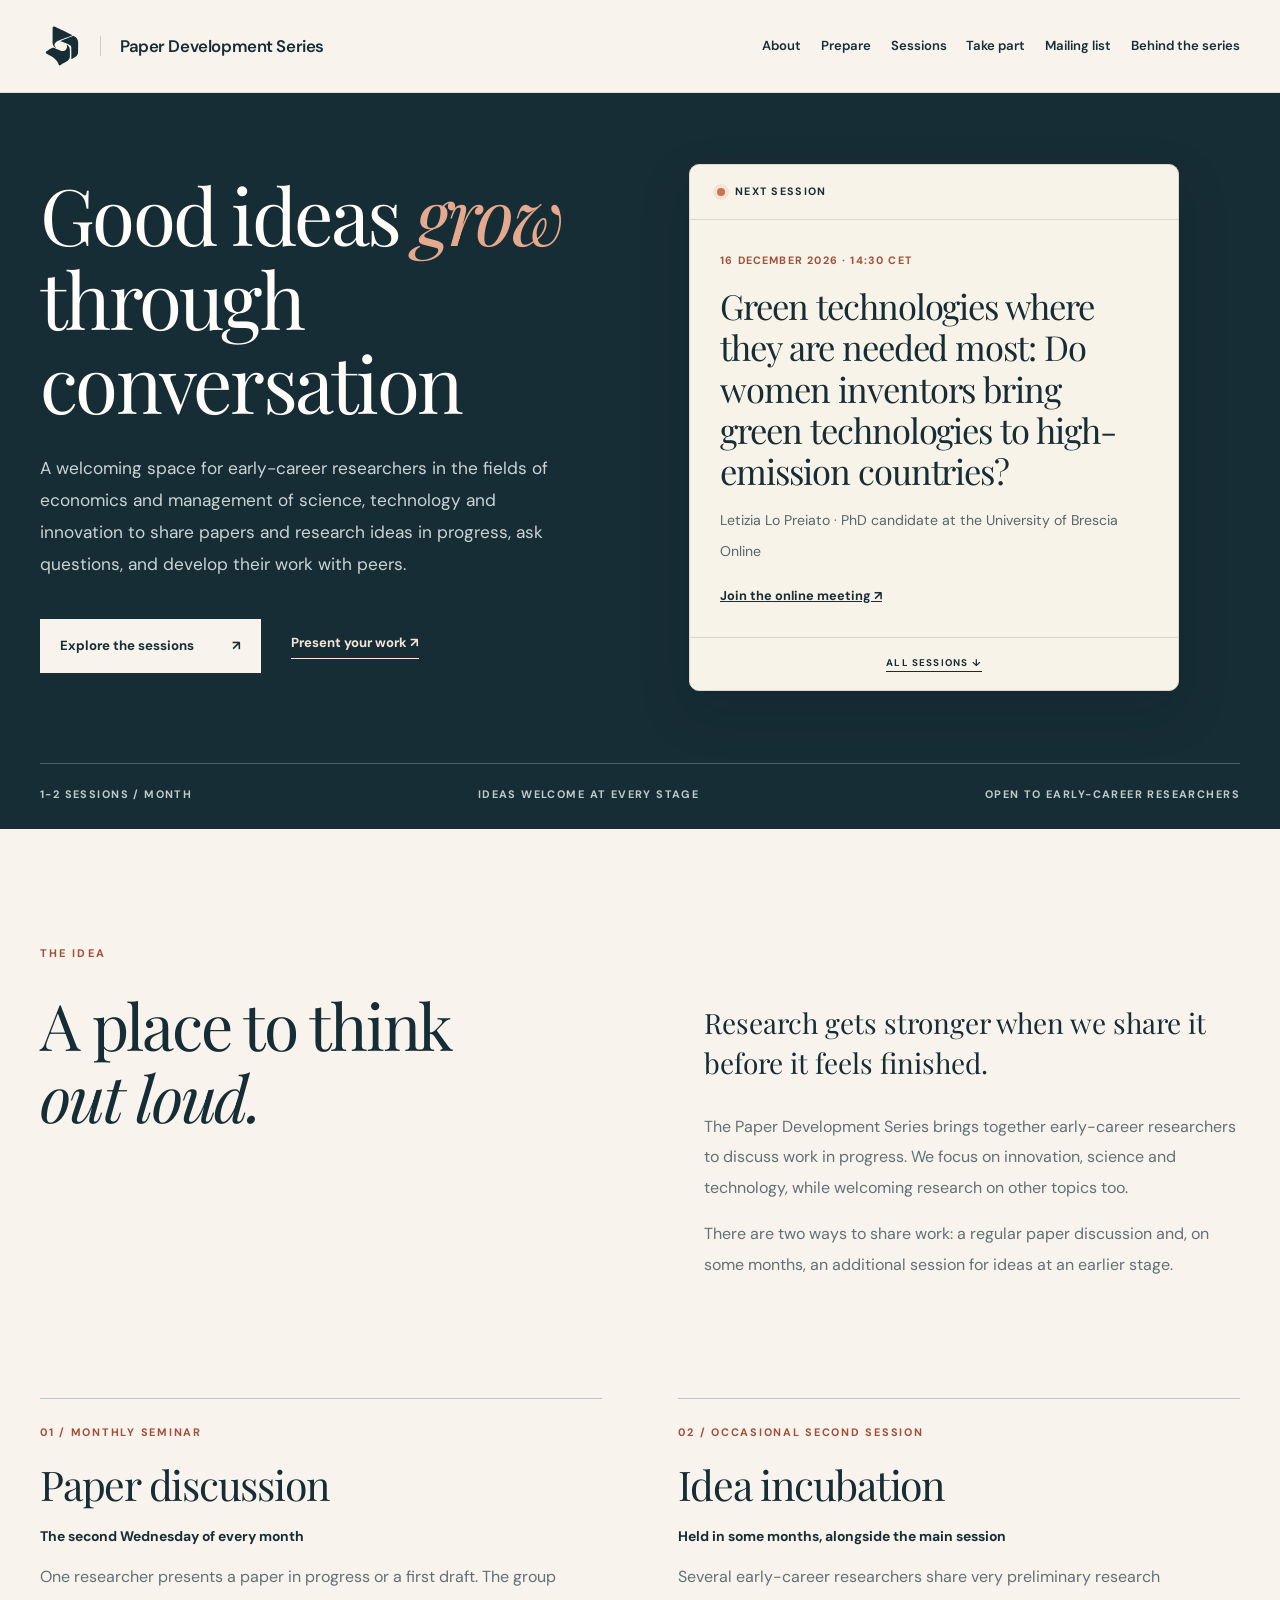
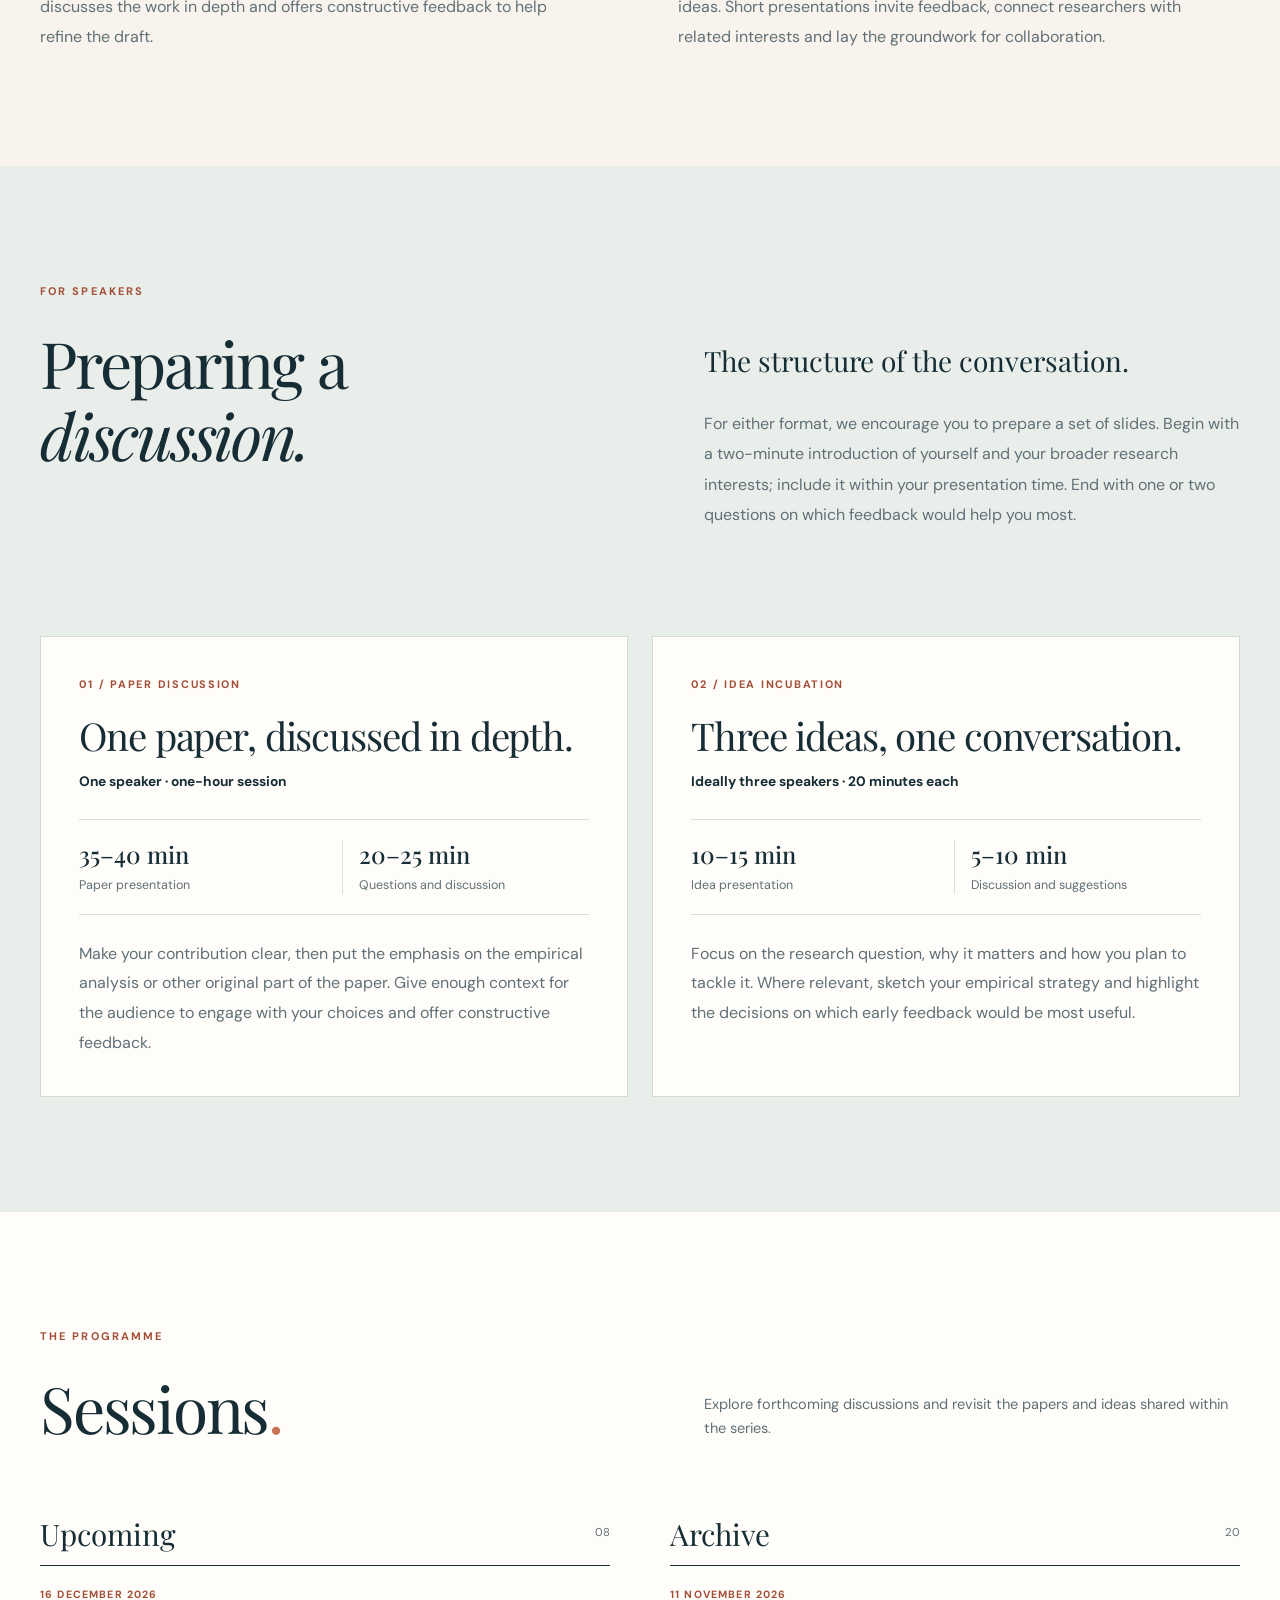
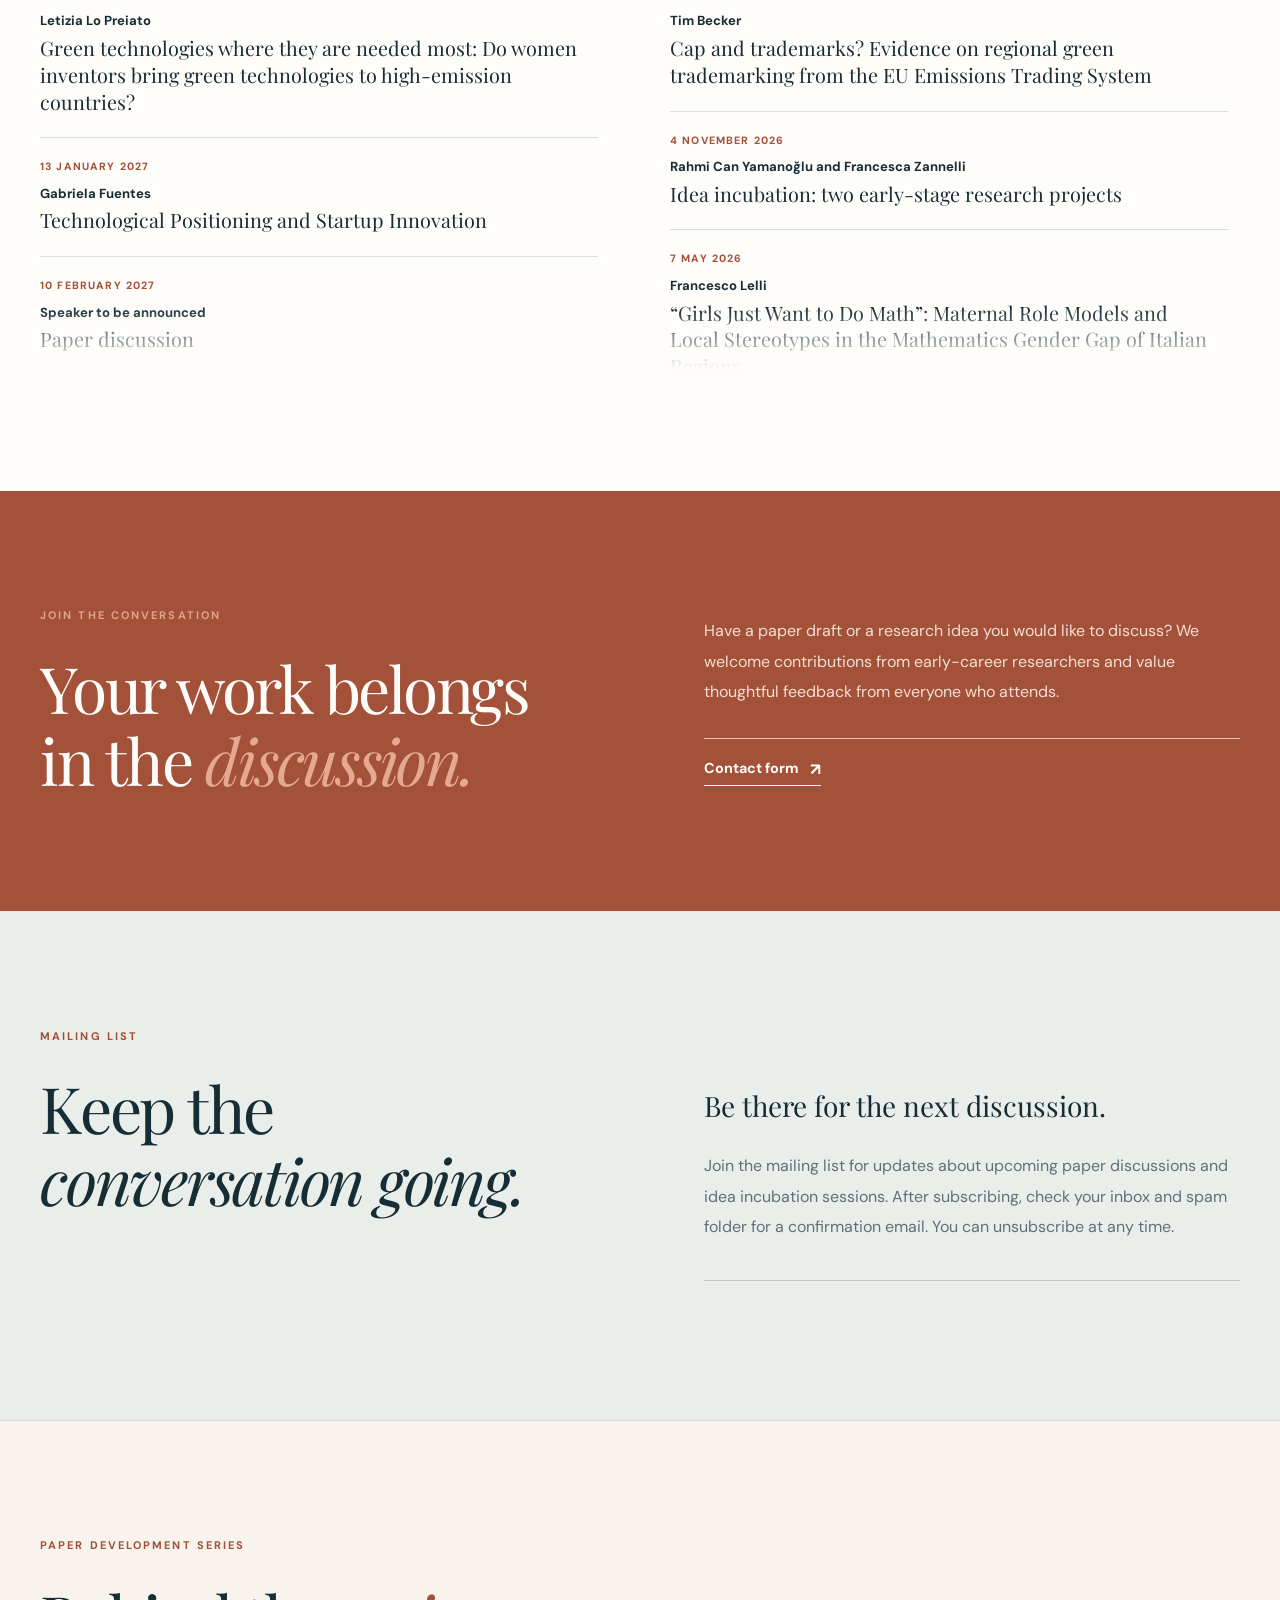
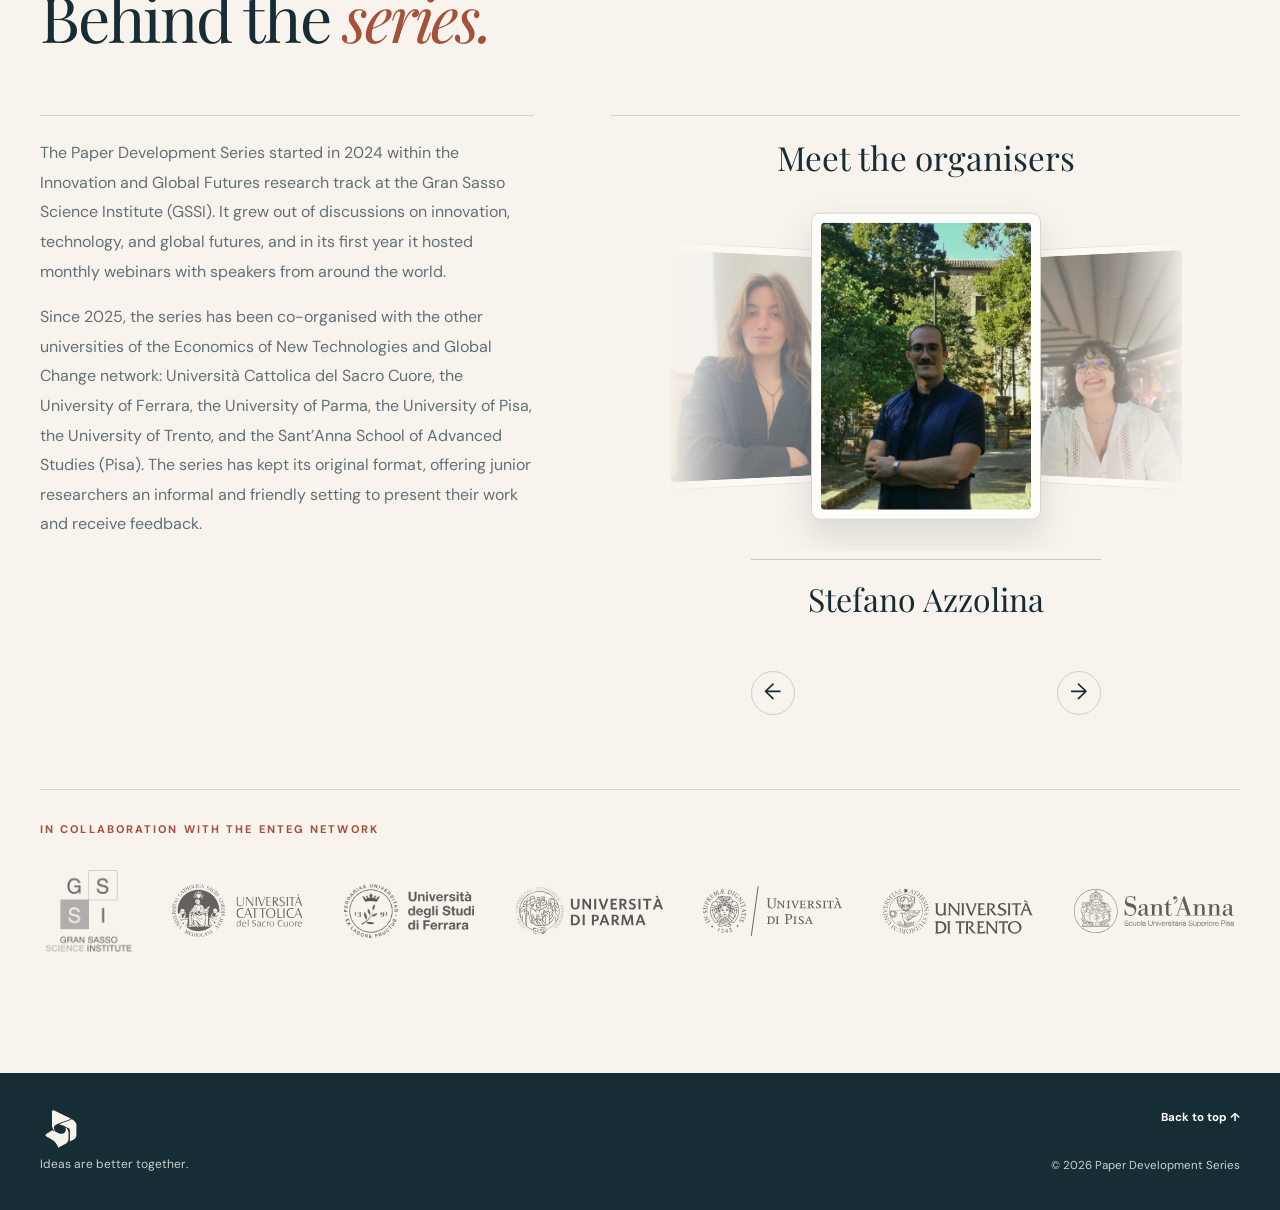
<file: index.html>
<!doctype html>
<html lang="en">
  <head>
    <meta charset="utf-8">
    <meta name="viewport" content="width=device-width, initial-scale=1">
    <meta name="theme-color" content="#172d35">
    <meta name="description" content="Paper Development Series is a space for early-career researchers to share work in progress, exchange ideas, and develop their papers together.">
    <title>Paper Development Series</title>
    <link rel="icon" href="favicon.svg?v=3" type="image/svg+xml">
    <link rel="stylesheet" href="styles.css?v=40">
    <script>
      // Load edited session data fresh, then start the page after the DOM is ready.
      document.addEventListener('DOMContentLoaded', () => {
        const dataScript = document.createElement('script');
        dataScript.src = 'site-data.js?fresh=' + Date.now();
        dataScript.onload = () => {
          const appScript = document.createElement('script');
          appScript.src = 'script.js?v=28';
          document.body.append(appScript);
        };
        document.body.append(dataScript);
      });
    </script>
  </head>
  <body>
    <a class="skip-link" href="#main">Skip to content</a>
    <header class="site-header">
      <div class="shell header-inner">
        <a class="brand" href="#top" aria-label="Paper Development Series, home"><img class="brand-mark" src="brand-mark.svg" alt="" width="44" height="44"><span class="brand-name">Paper Development Series</span></a>
        <button class="menu-toggle" type="button" aria-controls="primary-nav" aria-expanded="false">Menu <span aria-hidden="true">☰</span></button>
        <nav id="primary-nav" class="nav" aria-label="Main navigation">
          <a href="#about">About</a><a href="#prepare">Prepare</a><a href="#sessions">Sessions</a><a href="#participate">Take part</a><a href="#mailing-list">Mailing list</a><a href="#behind-the-series">Behind the series</a>
        </nav>
      </div>
    </header>

    <main id="main">
      <section class="hero" id="top" aria-labelledby="hero-title">
        <div class="shell hero-grid">
          <div class="hero-copy">
            <h1 id="hero-title">Good ideas <em>grow</em> through conversation</h1>
            <p class="hero-lede">A welcoming space for early-career researchers in the fields of economics and management of science, technology and innovation to share papers and research ideas in progress, ask questions, and develop their work with peers.</p>
            <div class="hero-actions"><a class="button button-light" href="#sessions">Explore the sessions <span aria-hidden="true">↗</span></a><a class="text-link light-link" href="#participate">Present your work <span aria-hidden="true">↗</span></a></div>
          </div>
          <aside class="next-card" aria-labelledby="next-card-title">
            <div class="pulse-top"><span class="pulse-dot" aria-hidden="true"></span><span id="next-card-title">Next session</span></div>
            <div class="next-card-body" id="next-session" aria-live="polite"><div class="featured-content"><h3>Next session to be announced</h3><p>We are putting the programme together. Check back soon for the next discussion.</p></div></div>
            <div class="pulse-bottom"><a class="next-card-all" href="#sessions">All sessions <span aria-hidden="true">↓</span></a></div>
          </aside>
        </div>
        <div class="shell hero-foot"><span>1-2 sessions / month</span><span>Ideas welcome at every stage</span><span>Open to early-career researchers</span></div>
      </section>

      <section class="section about-section" id="about" aria-labelledby="about-title">
        <div class="shell">
          <div class="about-grid">
            <div>
              <p class="eyebrow">The idea</p>
              <h2 id="about-title">A place to think<br><em>out loud.</em></h2>
            </div>
            <div class="about-body">
              <p class="lead">Research gets stronger when we share it before it feels finished.</p>
              <p>The Paper Development Series brings together early-career researchers to discuss work in progress. We focus on innovation, science and technology, while welcoming research on other topics too.</p>
              <p>There are two ways to share work: a regular paper discussion and, on some months, an additional session for ideas at an earlier stage.</p>
            </div>
          </div>
          <div class="about-formats" aria-label="Session formats">
            <article class="about-format">
              <span class="about-format-label">01 / Monthly seminar</span>
              <h3>Paper discussion</h3>
              <p class="about-format-schedule">The second Wednesday of every month</p>
              <p>One researcher presents a paper in progress or a first draft. The group discusses the work in depth and offers constructive feedback to help refine the draft.</p>
            </article>
            <article class="about-format">
              <span class="about-format-label">02 / Occasional second session</span>
              <h3>Idea incubation</h3>
              <p class="about-format-schedule">Held in some months, alongside the main session</p>
              <p>Several early-career researchers share very preliminary research ideas. Short presentations invite feedback, connect researchers with related interests and lay the groundwork for collaboration.</p>
            </article>
          </div>
        </div>
      </section>

      <section class="section preparation-section" id="prepare" aria-labelledby="prepare-title">
        <div class="shell">
          <div class="preparation-intro">
            <div>
              <p class="eyebrow">For speakers</p>
              <h2 id="prepare-title">Preparing a<br><em>discussion.</em></h2>
            </div>
            <div class="preparation-copy">
              <p class="lead">The structure of the conversation.</p>
              <p>For either format, we encourage you to prepare a set of slides. Begin with a two-minute introduction of yourself and your broader research interests; include it within your presentation time. End with one or two questions on which feedback would help you most.</p>
            </div>
          </div>
          <div class="preparation-cards">
            <article class="preparation-card">
              <span class="preparation-card-label">01 / Paper discussion</span>
              <h3>One paper, discussed in depth.</h3>
              <p class="preparation-slot">One speaker · one-hour session</p>
              <div class="preparation-timing" aria-label="Paper discussion timing">
                <div><strong>35–40 min</strong><span>Paper presentation</span></div>
                <div><strong>20–25 min</strong><span>Questions and discussion</span></div>
              </div>
              <p>Make your contribution clear, then put the emphasis on the empirical analysis or other original part of the paper. Give enough context for the audience to engage with your choices and offer constructive feedback.</p>
            </article>
            <article class="preparation-card">
              <span class="preparation-card-label">02 / Idea incubation</span>
              <h3>Three ideas, one conversation.</h3>
              <p class="preparation-slot">Ideally three speakers · 20 minutes each</p>
              <div class="preparation-timing" aria-label="Idea incubation timing per speaker">
                <div><strong>10–15 min</strong><span>Idea presentation</span></div>
                <div><strong>5–10 min</strong><span>Discussion and suggestions</span></div>
              </div>
              <p>Focus on the research question, why it matters and how you plan to tackle it. Where relevant, sketch your empirical strategy and highlight the decisions on which early feedback would be most useful.</p>
            </article>
          </div>
        </div>
      </section>

      <section class="section sessions-section" id="sessions" aria-labelledby="sessions-title">
        <div class="shell"><div class="section-heading"><div><p class="eyebrow">The programme</p><h2 id="sessions-title">Sessions<span class="period">.</span></h2></div><p>Explore forthcoming discussions and revisit the papers and ideas shared within the series.</p></div>
          <div class="session-columns">
            <div class="upcoming-panel">
              <div class="list-heading"><h3>Upcoming</h3><span id="upcoming-count" class="count">00</span></div>
              <div class="archive-scroll is-at-end" id="upcoming-scroll"><div id="upcoming-list" class="archive-list"><p class="empty-state">Dates and speakers will appear here as they are confirmed.</p></div></div>
            </div>
            <div class="archive-panel">
              <div class="list-heading"><h3>Archive</h3><span id="past-count" class="count">00</span></div>
              <div class="archive-scroll is-at-end" id="archive-scroll">
                <div id="past-list" class="archive-list"><p class="empty-state">Past sessions will be collected here.</p></div>
              </div>
            </div>
          </div>
        </div>
        <dialog id="session-dialog" class="session-dialog" aria-labelledby="session-dialog-title">
          <div class="session-dialog-top"><span>Paper Development Series / Sessions</span><button id="session-dialog-close" type="button" class="session-dialog-close" aria-label="Close session details">Close <span aria-hidden="true">×</span></button></div>
          <div id="session-dialog-content" class="session-dialog-content"></div>
        </dialog>
      </section>

      <section class="section participate-section" id="participate" aria-labelledby="participate-title"><div class="shell participate-grid"><div><p class="eyebrow light">Join the conversation</p><h2 id="participate-title">Your work belongs<br>in the <em>discussion.</em></h2></div><div><p>Have a paper draft or a research idea you would like to discuss? We welcome contributions from early-career researchers and value thoughtful feedback from everyone who attends.</p><div class="participate-action"><button id="contact-form-open" class="contact-form-trigger" type="button" aria-haspopup="dialog" aria-controls="contact-dialog">Contact form <span aria-hidden="true">↗</span></button></div></div></div></section>

    <dialog id="contact-dialog" class="session-dialog contact-dialog" aria-labelledby="contact-dialog-title">
      <div class="session-dialog-top"><span>Paper Development Series / Get in touch</span><button id="contact-dialog-close" type="button" class="session-dialog-close" aria-label="Close contact form">Close <span aria-hidden="true">×</span></button></div>
      <div class="session-dialog-content">
        <p class="eyebrow">Join the conversation</p>
        <h3 id="contact-dialog-title" class="contact-dialog-title">Tell us about your work.</h3>
        <p class="contact-dialog-intro">Interested in presenting a paper, sharing an early idea, or asking a question? Send us a message.</p>
        <form id="contact-form" action="https://formsubmit.co/info@paperdevelopmentseries.org" method="POST">
          <input type="hidden" name="_subject" value="New Paper Development Series message">
          <input type="hidden" name="_next" value="https://fradalex.github.io/paper-development-series/thanks.html">
          <input type="hidden" name="_url" value="https://fradalex.github.io/paper-development-series/#participate">
          <div class="contact-honey" aria-hidden="true"><label for="contact-website">Leave this field empty</label><input id="contact-website" name="_honey" type="text" tabindex="-1" autocomplete="off"></div>
          <div class="contact-form-grid">
            <div class="contact-field"><label for="contact-name">Your name <span aria-hidden="true">*</span></label><input id="contact-name" name="name" type="text" autocomplete="name" maxlength="120" required></div>
            <div class="contact-field"><label for="contact-email">Your email <span aria-hidden="true">*</span></label><input id="contact-email" name="email" type="email" autocomplete="email" maxlength="254" required></div>
            <div class="contact-field"><label for="contact-affiliation">Affiliation <span class="field-optional">(optional)</span></label><input id="contact-affiliation" name="affiliation" type="text" autocomplete="organization" maxlength="160"></div>
            <div class="contact-field"><label for="contact-topic">I’m writing about <span aria-hidden="true">*</span></label><select id="contact-topic" name="topic" required><option value="" disabled selected>Choose a topic</option><option value="Paper discussion">Paper discussion</option><option value="Idea incubation">Idea incubation</option><option value="General enquiry">General enquiry</option></select></div>
            <div class="contact-field contact-field-wide"><label for="contact-title">Working title <span class="field-optional">(optional)</span></label><input id="contact-title" name="working_title" type="text" maxlength="220"></div>
            <div class="contact-field contact-field-wide"><label for="contact-message">Your message <span aria-hidden="true">*</span></label><textarea id="contact-message" name="message" rows="6" maxlength="6000" placeholder="Tell us what you are working on, what stage it is at, and what kind of feedback you would find useful." required></textarea></div>
          </div>
          <div class="contact-form-bottom"><button class="button contact-submit" type="submit">Send message <span aria-hidden="true">↗</span></button><p>Messages are delivered through <a href="https://formsubmit.co/" target="_blank" rel="noopener noreferrer">FormSubmit</a> to the organisers’ inbox.</p></div>
        </form>
      </div>
    </dialog>

      <section class="section mailing-section" id="mailing-list" aria-labelledby="mailing-title">
        <div class="shell mailing-grid">
          <div>
            <p class="eyebrow">Mailing list</p>
            <h2 id="mailing-title">Keep the<br><em>conversation going.</em></h2>
          </div>
          <div class="mailing-copy">
            <p class="lead">Be there for the next discussion.</p>
            <p>Join the mailing list for updates about upcoming paper discussions and idea incubation sessions. After subscribing, check your inbox and spam folder for a confirmation email. You can unsubscribe at any time.</p>
            <div id="mailing-signup" class="mailing-signup">
              <script>
                // Ask Kit for the current published form on each page load.
                (() => {
                  const formScript = document.createElement('script');
                  formScript.async = true;
                  formScript.dataset.uid = 'c3bc9d14d8';
                  formScript.src = 'https://paper-development-series-2.kit.com/c3bc9d14d8/index.js?fresh=' + Date.now();
                  document.currentScript.parentElement.appendChild(formScript);
                })();
              </script>
            </div>
          </div>
        </div>
      </section>

      <section class="section pulse-section" id="research-pulse" aria-labelledby="pulse-section-title" hidden>
        <div class="shell pulse-grid">
          <div>
            <p class="eyebrow light">Research pulse</p>
            <h2 id="pulse-section-title">Questions for<br>the <em>conversation.</em></h2>
            <p class="pulse-intro">Every three days, three open questions informed by recent research on science, technology and innovation, offered as prompts for the next discussion.</p>
          </div>
            <aside class="pulse" aria-labelledby="pulse-title">
            <div class="pulse-top"><span class="pulse-dot" aria-hidden="true"></span><span>Research pulse</span></div>
            <div class="pulse-body"><div id="pulse-page" class="pulse-page">
              <p class="pulse-kicker">A question for the conversation</p>
              <h2 id="pulse-title">What should we discuss next?</h2>
            </div></div>
            <div class="pulse-bottom"><div class="pulse-navigation"><div id="pulse-controls" class="pulse-controls" aria-label="Choose a question"></div><button id="pulse-pause" class="pulse-pause" type="button" aria-label="Pause automatic questions" aria-pressed="false" title="Pause automatic questions"><span class="pulse-pause-icon" aria-hidden="true"></span></button></div></div>
            <div class="pulse-progress" aria-hidden="true"><span id="pulse-progress-bar"></span></div>
          </aside>
        </div>
      </section>



      <section class="section behind-section" id="behind-the-series" aria-labelledby="behind-title">
        <div class="shell">
          <header class="behind-heading">
            <p class="eyebrow">Paper Development Series</p>
            <h2 id="behind-title">Behind the <em>series.</em></h2>
          </header>
          <div class="behind-grid">
            <div class="behind-story" id="history">
              <p>The Paper Development Series started in 2024 within the Innovation and Global Futures research track at the Gran Sasso Science Institute (GSSI). It grew out of discussions on innovation, technology, and global futures, and in its first year it hosted monthly webinars with speakers from around the world.</p>
              <p>Since 2025, the series has been co-organised with the other universities of the Economics of New Technologies and Global Change network: Università Cattolica del Sacro Cuore, the University of Ferrara, the University of Parma, the University of Pisa, the University of Trento, and the Sant’Anna School of Advanced Studies (Pisa). The series has kept its original format, offering junior researchers an informal and friendly setting to present their work and receive feedback.</p>
            </div>
            <div class="behind-people" id="organisers">
              <h3>Meet the organisers</h3>
          <div class="organiser-carousel" aria-label="Meet the organisers">
            <div id="organiser-stage" class="organiser-stage" aria-hidden="true"></div>
            <div class="organiser-caption">
              <button id="organiser-name" class="organiser-name-button" type="button" aria-haspopup="dialog" aria-controls="organiser-dialog"></button>
            </div>
            <div class="organiser-controls">
              <button id="organiser-prev" class="organiser-arrow" type="button" aria-label="Previous organiser"><span aria-hidden="true">←</span></button>
              <button id="organiser-next" class="organiser-arrow" type="button" aria-label="Next organiser"><span aria-hidden="true">→</span></button>
            </div>
          </div>
            </div>
          </div>
        </div>
        <div class="shell partners" aria-labelledby="partners-title">
          <p class="eyebrow" id="partners-title">In collaboration with the ENTeG network</p>
          <ul class="partner-logos">
            <li><a href="https://www.gssi.it/" target="_blank" rel="noopener noreferrer" title="Gran Sasso Science Institute"><img src="logos/gssi.png" style="--h:81.5px" alt="Gran Sasso Science Institute" loading="lazy"></a></li>
            <li><a href="https://www.unicatt.it/" target="_blank" rel="noopener noreferrer" title="Università Cattolica del Sacro Cuore"><img src="logos/unicatt.svg" style="--h:53.4px" alt="Università Cattolica del Sacro Cuore" loading="lazy"></a></li>
            <li><a href="https://www.unife.it/" target="_blank" rel="noopener noreferrer" title="University of Ferrara"><img src="logos/unife.png" style="--h:53.9px" alt="University of Ferrara" loading="lazy"></a></li>
            <li><a href="https://www.unipr.it/" target="_blank" rel="noopener noreferrer" title="University of Parma"><img src="logos/unipr.svg" style="--h:47.2px" alt="University of Parma" loading="lazy"></a></li>
            <li><a href="https://www.unipi.it/" target="_blank" rel="noopener noreferrer" title="University of Pisa"><img src="logos/unipi.svg" style="--h:50.5px" alt="University of Pisa" loading="lazy"></a></li>
            <li><a href="https://www.unitn.it/" target="_blank" rel="noopener noreferrer" title="University of Trento"><img src="logos/unitn.svg" style="--h:46.6px" alt="University of Trento" loading="lazy"></a></li>
            <li><a href="https://www.santannapisa.it/" target="_blank" rel="noopener noreferrer" title="Sant’Anna School of Advanced Studies"><img src="logos/santanna.svg" style="--h:43.6px" alt="Sant’Anna School of Advanced Studies" loading="lazy"></a></li>
          </ul>
        </div>
        <dialog id="organiser-dialog" class="session-dialog organiser-dialog" aria-labelledby="organiser-dialog-title">
          <div class="session-dialog-top"><span>Paper Development Series / Organisers</span><button id="organiser-dialog-close" class="session-dialog-close" type="button" aria-label="Close organiser bio">Close <span aria-hidden="true">×</span></button></div>
          <div id="organiser-dialog-content" class="session-dialog-content organiser-dialog-content"></div>
        </dialog>
      </section>
    </main>
    <footer class="footer"><div class="shell footer-inner"><div><img class="footer-logo-mark" src="footer-mark.svg" alt="Paper Development Series" width="42" height="42"><p>Ideas are better together.</p></div><div><a href="#top">Back to top ↑</a><span>© <span id="year"></span> Paper Development Series</span></div></div></footer>
  </body>
</html>
</file>
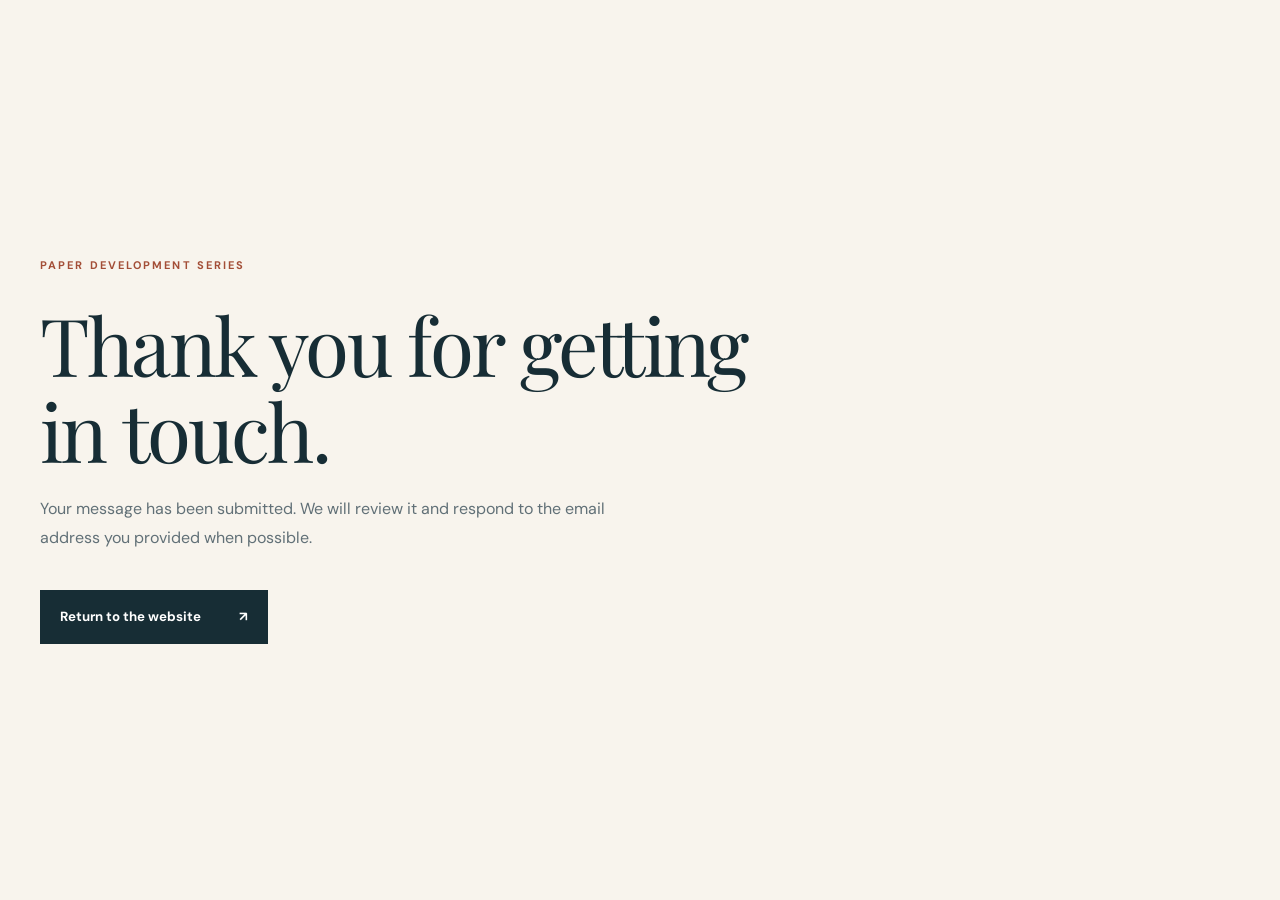
<file: thanks.html>
<!doctype html>
<html lang="en">
  <head>
    <meta charset="utf-8">
    <meta name="viewport" content="width=device-width, initial-scale=1">
    <meta name="theme-color" content="#172d35">
    <meta name="robots" content="noindex">
    <title>Thank you · Paper Development Series</title>
    <link rel="icon" href="favicon.svg?v=3" type="image/svg+xml">
    <link rel="stylesheet" href="styles.css?v=18">
    <style>.thank-you{min-height:100vh;display:grid;align-items:center;background:var(--cream);padding:60px 0}.thank-you h1{font-size:clamp(2.8rem,7vw,5rem);max-width:780px;margin-bottom:22px}.thank-you p:not(.eyebrow){color:var(--muted);max-width:620px;line-height:1.8}.thank-you .button{margin-top:22px;background:var(--ink);color:#fff}</style>
  </head>
  <body><main class="thank-you"><div class="shell"><p class="eyebrow">Paper Development Series</p><h1>Thank you for getting in touch.</h1><p>Your message has been submitted. We will review it and respond to the email address you provided when possible.</p><a class="button" href="./#participate">Return to the website <span aria-hidden="true">↗</span></a></div></main></body>
</html>
</file>
<file: styles.css>
@import url('https://fonts.googleapis.com/css2?family=DM+Sans:wght@400;500;600;700&family=Playfair+Display:ital,wght@0,400;0,500;0,600;1,400;1,500&display=swap');
:root{--ink:#172d35;--muted:#617077;--cream:#f8f4ed;--paper:#fffdfa;--line:#dcded9;--accent:#c87353;--serif:'Playfair Display',Georgia,serif;--sans:'DM Sans',Arial,sans-serif}
*{box-sizing:border-box}html{scroll-behavior:smooth}body{margin:0;background:var(--cream);color:var(--ink);font-family:var(--sans);font-size:16px;line-height:1.65}a{color:inherit}button{font:inherit}h1,h2,h3,h4,p{margin-top:0}h1,h2,h3,h4{line-height:1.13}h1,h2{font-family:var(--serif);font-weight:400;letter-spacing:-.035em}h2{font-size:clamp(2.9rem,5vw,5rem)}em{font-weight:400}.shell{width:min(100% - 64px,1200px);margin-inline:auto}.section{padding:clamp(80px,9vw,136px) 0}.eyebrow{text-transform:uppercase;letter-spacing:.19em;font-weight:700;font-size:.69rem;color:#a34e37;margin-bottom:27px}.eyebrow.light{color:#e0a38b}.period{color:var(--accent)}.skip-link{position:absolute;top:-100px;left:16px;padding:10px 15px;background:white;z-index:20}.skip-link:focus{top:12px}:focus-visible{outline:3px solid var(--accent);outline-offset:4px}
.site-header{position:relative;z-index:10;background:var(--cream);border-bottom:1px solid #dedfd9}.header-inner{height:92px;display:flex;align-items:center;justify-content:space-between}.brand{display:flex;align-items:center;gap:16px;text-decoration:none}.brand-mark{font-family:var(--serif);font-size:1.45rem;letter-spacing:-.08em;white-space:nowrap}.brand-mark span{color:var(--accent)}.brand-name{font-size:.72rem;text-transform:uppercase;line-height:1.25;letter-spacing:.09em;font-weight:700;border-left:1px solid #c4cdc9;padding-left:16px}.nav{display:flex;align-items:center;gap:36px}.nav a{text-decoration:none;font-size:.82rem;font-weight:600;transition:color .2s}.nav a:hover,.footer a:hover{color:var(--accent)}.menu-toggle{display:none}
.hero{background:var(--ink);color:var(--paper);overflow:hidden}.hero-grid{display:grid;grid-template-columns:minmax(0,1.05fr) minmax(360px,.95fr);align-items:center;gap:40px;min-height:650px}.hero-copy{padding:80px 0 90px;position:relative;z-index:2}h1{font-size:clamp(3.65rem,6.1vw,6.7rem);line-height:1.075;max-width:760px;margin-bottom:28px}h1 em,.participate-section em{color:#e5a98f}.hero-lede{font-size:1.08rem;color:#cbd4d4;max-width:540px;line-height:1.85}.hero-actions{display:flex;align-items:center;flex-wrap:wrap;gap:30px;margin-top:38px}.button{display:inline-flex;align-items:center;justify-content:space-between;gap:38px;padding:15px 20px;text-decoration:none;font-size:.83rem;font-weight:700;min-height:54px;transition:transform .2s,background .2s}.button:hover{transform:translateY(-3px)}.button-light{background:var(--cream);color:var(--ink)}.button-light:hover{background:#fff}.text-link{font-size:.82rem;font-weight:700;text-decoration:none;border-bottom:1px solid currentColor;padding-bottom:4px}.light-link{color:#f4e6da}.hero-art{height:540px;position:relative;display:grid;place-items:center}.paper{position:absolute;background:#f6f0e6;box-shadow:0 24px 80px #081b2380}.paper-back{height:380px;width:310px;transform:translate(62px,10px) rotate(12deg);background:#c57e60;padding:42px}.paper-back span{display:block;height:1px;background:#f9d1bb90;margin-bottom:33px}.paper-front{height:418px;width:330px;transform:translate(-22px,-4px) rotate(-8deg);padding:38px 36px;color:var(--ink);display:flex;flex-direction:column}.paper-kicker{font-size:.53rem;letter-spacing:.17em;font-weight:700;color:var(--accent)}.paper-title{font-family:var(--serif);font-size:2.6rem;line-height:1.12;letter-spacing:-.045em;margin-top:57px}.paper-rule{height:2px;background:var(--accent);width:58px;margin-top:30px}.paper-lines{margin-top:32px}.paper-lines span{display:block;height:1px;background:#bfc8c4;margin:15px 0}.paper-lines span:nth-child(2){width:85%}.paper-lines span:nth-child(3){width:60%}.paper-seal{margin-top:auto;font-size:.7rem;letter-spacing:.1em;font-weight:700;display:flex;justify-content:space-between}.paper-seal span{font-size:1.2rem}.orbit{border:1px solid #557078;position:absolute;border-radius:50%;pointer-events:none}.orbit-one{width:470px;height:470px}.orbit-two{width:590px;height:590px;opacity:.4}.hero-foot{border-top:1px solid #48616a;display:flex;justify-content:space-between;gap:20px;padding:22px 0 25px;color:#becbca;font-size:.68rem;font-weight:700;text-transform:uppercase;letter-spacing:.13em}
.about-section{background:var(--cream)}.about-grid,.organisers-grid{display:grid;grid-template-columns:1fr 1fr;gap:clamp(55px,10vw,150px)}.about-grid h2,.organisers-grid h2{margin-bottom:0}.about-body{padding-top:59px}.about-body>p:not(.lead),.organisers-grid>div:last-child>p{max-width:590px;color:var(--muted);line-height:1.9}.lead{font-family:var(--serif);font-size:1.75rem;line-height:1.45;max-width:590px}.about-formats{display:grid;grid-template-columns:repeat(2,minmax(0,1fr));gap:clamp(30px,6vw,80px);margin-top:clamp(68px,8vw,110px)}.about-format{border-top:1px solid #bfc9c3;padding-top:25px}.about-format-label{display:block;color:#a34e37;text-transform:uppercase;letter-spacing:.16em;font-size:.68rem;font-weight:700}.about-format h3{font-family:var(--serif);font-size:clamp(2rem,3.2vw,2.75rem);font-weight:400;line-height:1.2;letter-spacing:-.03em;margin:18px 0 16px}.about-format-schedule{font-size:.87rem;font-weight:700;margin-bottom:14px}.about-format>p:last-child{color:var(--muted);line-height:1.85;max-width:520px;margin-bottom:0}
.preparation-section{background:#e9eeea}.preparation-intro{display:grid;grid-template-columns:1fr 1fr;gap:clamp(55px,10vw,150px)}.preparation-intro h2{margin-bottom:0}.preparation-copy{padding-top:59px}.preparation-copy>p:not(.lead){max-width:590px;color:var(--muted);line-height:1.9}.preparation-cards{display:grid;grid-template-columns:repeat(2,minmax(0,1fr));gap:24px;margin-top:clamp(58px,7vw,96px)}.preparation-card{background:var(--paper);border:1px solid #d3dcd5;padding:clamp(26px,3vw,40px)}.preparation-card-label{display:block;color:#a34e37;text-transform:uppercase;letter-spacing:.16em;font-size:.68rem;font-weight:700}.preparation-card h3{font-family:var(--serif);font-size:clamp(1.9rem,3vw,2.6rem);font-weight:400;line-height:1.2;letter-spacing:-.03em;margin:18px 0 12px}.preparation-slot{font-size:.86rem;font-weight:700;margin-bottom:0}.preparation-timing{display:grid;grid-template-columns:repeat(2,minmax(0,1fr));gap:16px;margin:27px 0 24px;padding:20px 0;border-top:1px solid var(--line);border-bottom:1px solid var(--line)}.preparation-timing>div+div{border-left:1px solid var(--line);padding-left:16px}.preparation-timing strong{display:block;font-family:var(--serif);font-size:1.48rem;font-weight:500;line-height:1.2;margin-bottom:7px}.preparation-timing span{display:block;color:var(--muted);font-size:.78rem;line-height:1.45}.preparation-card>p:last-child{color:var(--muted);line-height:1.85;margin-bottom:0}
@media(max-width:900px){.preparation-intro{gap:50px}.preparation-cards{gap:16px}.preparation-card{padding:26px}}
@media(max-width:680px){.preparation-intro,.preparation-cards{grid-template-columns:1fr}.preparation-intro{gap:25px}.preparation-copy{padding-top:0}.preparation-cards{gap:22px;margin-top:55px}}
.sessions-section{background:var(--paper)}.section-heading{display:grid;grid-template-columns:1fr 1fr;align-items:end;gap:clamp(55px,10vw,150px);margin-bottom:48px}.section-heading h2{margin:0}.section-heading>p{color:var(--muted);max-width:590px;font-size:.91rem;margin-bottom:4px}.featured{display:grid;grid-template-columns:220px 1fr;gap:35px;background:#e6ecea;padding:36px 42px;min-height:190px;align-items:center;border-left:4px solid var(--accent)}.featured-label{text-transform:uppercase;letter-spacing:.15em;font-size:.67rem;font-weight:700;align-self:start;margin-top:8px}.live-dot{display:inline-block;width:7px;height:7px;background:var(--accent);border-radius:50%;margin-right:10px}.featured h3{font-family:var(--serif);font-size:clamp(1.8rem,3vw,2.65rem);font-weight:400;letter-spacing:-.025em;margin:0 0 10px}.featured p{color:#56696c;font-size:.87rem;margin:0}.featured .featured-date{color:#a34e37;text-transform:uppercase;letter-spacing:.11em;font-weight:700;font-size:.67rem;margin-bottom:12px}.featured .featured-location{margin-top:6px}.featured-link{display:inline-block;margin-top:16px;font-size:.8rem;font-weight:700}.session-columns{display:grid;grid-template-columns:repeat(2,minmax(0,1fr));gap:60px;margin-top:72px}.list-heading{display:flex;align-items:center;justify-content:space-between;border-bottom:1px solid var(--ink);padding-bottom:15px}.list-heading h3{font-family:var(--serif);font-size:1.85rem;font-weight:400;margin:0}.count{font-size:.71rem;color:var(--muted)}.empty-state{padding:32px 0;color:var(--muted);font-size:.86rem}.session-card{padding:25px 0;border-bottom:1px solid var(--line)}.session-date{text-transform:uppercase;letter-spacing:.1em;font-size:.68rem;font-weight:700;color:#a34e37}.session-time{margin-left:12px;color:var(--muted)}.session-body h4{font-family:var(--serif);font-size:1.5rem;font-weight:400;margin:10px 0 6px}.session-speaker{font-size:.81rem;font-weight:700;margin-bottom:8px}.session-description,.session-location{font-size:.81rem;color:var(--muted);margin-bottom:8px}.session-link{font-size:.78rem;font-weight:700;text-decoration:none;border-bottom:1px solid;margin-top:8px;display:inline-block}
.archive-panel,.upcoming-panel{min-width:0}.archive-panel,.upcoming-panel{width:100%}.archive-scroll{position:relative}.archive-scroll::after{content:"";position:absolute;left:0;right:0;bottom:0;height:68px;pointer-events:none;background:linear-gradient(to bottom,transparent,var(--paper) 90%);transition:opacity .2s}.archive-scroll.is-at-end::after{opacity:0}.archive-list{max-height:410px;overflow-y:auto;overscroll-behavior:contain;scrollbar-width:thin;scrollbar-color:#b9c6c0 transparent;padding-right:12px}.archive-row{display:block;width:100%;padding:20px 8px 22px 0;border:0;border-bottom:1px solid var(--line);background:transparent;color:var(--ink);text-align:left;cursor:pointer;transition:background .2s}.archive-row:hover{background:#f7f3eb}.archive-row:focus-visible{outline:2px solid var(--accent);outline-offset:-2px}.archive-row-date{display:block;text-transform:uppercase;letter-spacing:.11em;font-size:.66rem;font-weight:700;color:#a34e37;margin-bottom:7px}.archive-row-speaker{display:block;font-size:.82rem;font-weight:700;margin-bottom:3px}.archive-row-title{display:block;font-family:var(--serif);font-size:1.24rem;line-height:1.35;overflow-wrap:anywhere}
.session-dialog{width:min(720px,calc(100% - 30px));max-height:min(88vh,900px);padding:0;overflow-y:auto;border:1px solid #d4ddd5;border-radius:6px;background:var(--paper);color:var(--ink);box-shadow:0 30px 90px #081b2380}.session-dialog::backdrop{background:#142c34b8;backdrop-filter:blur(3px)}.session-dialog-top{position:sticky;top:0;z-index:2;display:flex;align-items:center;justify-content:space-between;gap:20px;padding:16px clamp(24px,5vw,50px);border-bottom:1px solid var(--line);background:var(--paper);color:#617077;font-size:.64rem;font-weight:700;letter-spacing:.12em;text-transform:uppercase}.session-dialog-close{border:0;background:transparent;color:var(--ink);font:inherit;font-size:.72rem;font-weight:700;letter-spacing:.02em;text-transform:none;cursor:pointer;white-space:nowrap}.session-dialog-close span{font-size:1.45rem;font-weight:400;vertical-align:middle;margin-left:5px}.session-dialog-close:hover{color:#a34e37}.session-dialog-content{padding:clamp(28px,5vw,52px)}.session-dialog-date{color:#a34e37;font-size:.7rem;font-weight:700;letter-spacing:.12em;text-transform:uppercase;margin-bottom:17px}.session-dialog-title{font-family:var(--serif);font-size:clamp(2rem,3.5vw,2.75rem);font-weight:400;line-height:1.25;letter-spacing:-.03em;margin-bottom:22px}.session-dialog-speaker{font-size:.94rem;font-weight:700;margin-bottom:2px}.session-dialog-affiliation,.session-dialog-coauthors{color:var(--muted);font-size:.85rem;line-height:1.65;margin-bottom:6px}.session-dialog-subheading{font-size:.7rem;text-transform:uppercase;letter-spacing:.15em;color:#a34e37;margin:32px 0 12px}.session-dialog-abstract{color:#45585d;line-height:1.85;font-size:.92rem;white-space:pre-line}.session-dialog-location{font-size:.82rem;color:var(--muted);margin-top:18px}
@media(max-width:680px){.archive-list{max-height:360px}.session-dialog-top{padding:14px 24px}.session-dialog-title{font-size:1.9rem}}
.participate-section{background:#a35139;color:var(--paper)}.participate-grid{display:grid;grid-template-columns:1fr 1fr;gap:clamp(55px,10vw,150px);align-items:center}.participate-grid h2{margin-bottom:0}.participate-grid>div:last-child p{line-height:1.9;color:#f5dfd4}.participate-action{margin-top:30px;border-top:1px solid #eccab9}.organisers-section{background:var(--cream);min-height:calc(100vh - 120px)}.organisers-grid>div:last-child{padding-top:58px}.organiser-list{display:flex;flex-wrap:wrap;gap:10px;margin-top:24px}.organiser-name{border:1px solid #bac7c2;padding:9px 14px;font-size:.78rem}.contact-link{display:inline-block;margin-top:24px;font-size:.84rem;font-weight:700;text-decoration:none;border-bottom:1px solid}.footer{background:var(--ink);color:#c7d2d1;padding:35px 0}.footer-inner,.footer-inner>div:last-child{display:flex;justify-content:space-between;gap:20px}.footer-inner>div:last-child{align-items:end;flex-direction:column;font-size:.72rem}.footer-logo{color:#fff;font-family:var(--serif);font-size:1.4rem}.footer p{margin:5px 0 0;font-size:.75rem}.footer a{text-decoration:none;color:#fff;font-weight:700}
@media(max-width:900px){.shell{width:min(100% - 40px,1200px)}.hero-grid{grid-template-columns:1fr .65fr;min-height:570px;gap:5px}.hero-art{transform:scale(.72);transform-origin:center}.hero-foot span:last-child{display:none}.about-grid,.organisers-grid{gap:50px}.session-columns{gap:36px}.participate-grid{gap:45px}}
@media(max-width:680px){.header-inner{height:74px}.brand-mark{font-size:1.25rem}.brand-name{font-size:.61rem}.menu-toggle{display:flex;align-items:center;gap:10px;background:none;border:0;padding:10px 0;font-size:.78rem;font-weight:700;color:var(--ink);cursor:pointer}.menu-toggle span{font-size:1.15rem}.nav{display:none;position:absolute;top:74px;left:0;right:0;background:var(--cream);border-bottom:1px solid var(--line);padding:15px 20px 25px;flex-direction:column;align-items:stretch;gap:0}.nav.is-open{display:flex}.nav a{padding:11px 0}.hero-grid{display:block;min-height:0}.hero-copy{padding:75px 0 35px}h1{font-size:clamp(3.25rem,11vw,5rem)}.hero-lede{font-size:.98rem}.hero-art{height:330px;transform:scale(.64);transform-origin:center top;margin-bottom:-70px}.hero-foot{font-size:.56rem;padding:17px 0;line-height:1.5}.hero-foot span:last-child{display:none}.about-grid,.organisers-grid,.participate-grid,.session-columns{grid-template-columns:1fr;gap:25px}.about-body,.organisers-grid>div:last-child{padding-top:0}.section-heading{display:block}.section-heading>p{margin:16px 0 0}.featured{grid-template-columns:1fr;padding:26px;gap:12px}.featured-label{margin:0}.session-columns{margin-top:50px;gap:35px}.organisers-grid h2,.participate-grid h2{max-width:600px}.footer-inner{align-items:start}.footer-inner>div:last-child{text-align:right}.section{padding:78px 0}}
@media(max-width:390px){.shell{width:min(100% - 32px,1200px)}.hero-actions{gap:18px}.hero-art{transform:scale(.55);margin-bottom:-100px}h1{font-size:3rem}}
@media(prefers-reduced-motion:reduce){html{scroll-behavior:auto}.button,.nav a{transition:none}}

/* Single-line header identity. */
.brand-mark{display:block;width:44px;height:44px;flex:none}
.brand-name{font-family:var(--sans);font-size:1.05rem;font-weight:600;line-height:1.25;letter-spacing:-.025em;text-transform:none;white-space:nowrap;border-left:1px solid #c9cdc5;padding-left:19px}
@media(max-width:1000px){
  .menu-toggle{display:flex;align-items:center;gap:10px;background:none;border:0;padding:10px 0;font-size:.78rem;font-weight:700;color:var(--ink);cursor:pointer}
  .nav{display:none;position:absolute;top:92px;left:0;right:0;background:var(--cream);border-bottom:1px solid var(--line);padding:15px 20px 25px;flex-direction:column;align-items:stretch;gap:0}
  .nav.is-open{display:flex}
  .nav a{padding:11px 0}
}
@media(max-width:680px){
  .brand{gap:12px}
  .brand-mark{width:38px;height:38px}
  .brand-name{font-size:.96rem;padding-left:13px}
  .nav{top:74px}
}
@media(max-width:390px){
  .brand{gap:8px}
  .brand-mark{width:30px;height:30px}
  .brand-name{font-size:.82rem;letter-spacing:-.035em;padding-left:9px}
  .menu-toggle{gap:4px;font-size:.68rem}
}
@media(max-width:350px){.menu-toggle{font-size:0;gap:0}.menu-toggle span{font-size:1.25rem}}

/* Footer emblem matches the header symbol. */
.footer-logo-mark{display:block;width:42px;height:42px}
@media(max-width:680px){.footer-inner{flex-direction:column;gap:26px}.footer-inner>div:last-child{align-items:start;text-align:left}}

/* A live editorial card generated once per week, with linked research behind each prompt. */
.pulse{width:100%;max-width:490px;margin:55px auto 55px 0;background:#f8f3e9;color:var(--ink);border:1px solid #dfd8c9;box-shadow:0 20px 48px #081b2338;min-height:425px;display:flex;flex-direction:column;border-radius:10px;overflow:hidden}
.pulse-top,.pulse-bottom{display:flex;align-items:center;gap:10px;padding:18px 27px;font-size:.67rem;text-transform:uppercase;letter-spacing:.12em;font-weight:700}
.pulse-top{border-bottom:1px solid #d9d7cd}
.pulse-dot{width:8px;height:8px;border-radius:50%;background:var(--accent);box-shadow:0 0 0 4px #c873531f}
.pulse-body{padding:31px 30px 24px;flex:1}.pulse-kicker{color:#9d503b;font-size:.66rem;text-transform:uppercase;letter-spacing:.14em;font-weight:700;margin-bottom:20px}
.pulse h2{font-size:clamp(1.75rem,2.6vw,2.65rem);line-height:1.2;margin-bottom:16px;letter-spacing:-.035em}.pulse-context{font-size:.85rem;color:#53666a;line-height:1.7;margin-bottom:20px}
.pulse-sources{display:flex;flex-wrap:wrap;gap:9px}.pulse-sources a{font-size:.68rem;font-weight:700;color:#984b34;text-decoration:none;border-bottom:1px solid currentColor}.pulse-sources a:hover{text-decoration:underline}
.pulse-bottom{border-top:1px solid #d9d7cd;justify-content:center;margin-top:auto;color:#53666a;font-size:.61rem;line-height:1.4}.pulse-controls{display:flex;gap:2px}.pulse-controls button{display:grid;place-items:center;background:transparent;border:0;border-radius:50%;color:#53666a;width:36px;height:36px;cursor:pointer;font-family:inherit;font-size:.79rem;font-weight:600;transition:background .2s,color .2s}.pulse-controls button[aria-pressed="true"]{background:var(--ink);color:#fff}.pulse-controls button:hover:not([aria-pressed="true"]){background:#e8e1d3;color:var(--ink)}.pulse-controls button:focus-visible,.pulse-pause:focus-visible{outline:2px solid var(--accent);outline-offset:2px}
@media(max-width:900px){.hero-grid{grid-template-columns:minmax(0,1fr) minmax(320px,.85fr);gap:25px}.pulse{margin-right:20px}}
@media(max-width:680px){.pulse{margin:10px 14px 65px 0;max-width:calc(100% - 18px);min-height:360px}.pulse-body{padding:26px 22px}.pulse-top,.pulse-bottom{padding:16px 22px}.pulse h2{font-size:2.15rem}}

/* Two overlapping question sheets crossfade without moving the card. */
.pulse{min-height:425px}
.pulse-body{position:relative;display:flex;overflow:hidden;padding:18px 16px 12px;min-height:310px}
.pulse-page{position:relative;flex:1;padding:31px 20px 23px 25px;display:flex;flex-direction:column;background:#f8f3e9}
.pulse-page.is-incoming{position:absolute;inset:18px 16px 12px;z-index:1}
.pulse-page.is-fading-out{animation:pulse-fade-out .82s ease-in-out both}
.pulse-page.is-fading-in{animation:pulse-fade-in .82s ease-in-out both}
@keyframes pulse-fade-out{0%{opacity:1;transform:translateY(0)}100%{opacity:0;transform:translateY(-7px)}}
@keyframes pulse-fade-in{0%{opacity:0;transform:translateY(7px)}100%{opacity:1;transform:translateY(0)}}
.pulse h2{font-size:clamp(1.85rem,2.7vw,2.7rem);line-height:1.23;max-width:410px;margin-bottom:20px}
.pulse-navigation{display:inline-flex;align-items:center;padding:4px;border:1px solid #d9d0c1;border-radius:999px;background:#f3eee4}.pulse-pause{position:relative;display:grid;place-items:center;background:transparent;border:0;border-radius:50%;color:#53666a;width:36px;height:36px;margin-left:10px;cursor:pointer;transition:background .2s,color .2s}.pulse-pause::before{content:"";position:absolute;left:-6px;top:8px;bottom:8px;border-left:1px solid #d0c6b6}.pulse-pause:hover{background:#e8e1d3;color:var(--ink)}.pulse-pause-icon{width:12px;height:12px;background:linear-gradient(to right,currentColor 0 3px,transparent 3px 9px,currentColor 9px 12px)}.pulse-pause[aria-pressed="true"] .pulse-pause-icon{width:0;height:0;background:none;border-top:6px solid transparent;border-bottom:6px solid transparent;border-left:10px solid currentColor}
.pulse-progress{height:3px;background:#e4d9c8}.pulse-progress span{display:block;width:100%;height:100%;background:#bd7156;transform-origin:left center;transform:scaleX(0)}
.pulse-progress span.is-running{animation:pulse-progress 12s linear forwards}
@keyframes pulse-progress{from{transform:scaleX(0)}to{transform:scaleX(1)}}
.pulse.is-paused .pulse-progress span{animation-play-state:paused}
@media(max-width:680px){.pulse-body{min-height:290px;padding:12px}.pulse-page{padding:26px 14px 18px 21px}.pulse-page.is-incoming{inset:12px}.pulse h2{font-size:2.1rem}.pulse-bottom{gap:10px}}
@media(prefers-reduced-motion:reduce){.pulse-page.is-fading-out,.pulse-page.is-fading-in{animation:none}.pulse-progress span.is-running{animation:none}}

/* Keep the research card the same size for every question. */
.pulse{height:560px;min-height:0;min-width:0;box-sizing:border-box}
.pulse-body{min-height:0;min-width:0}
.pulse-page{min-width:0;min-height:0}
@media(max-width:900px) and (min-width:681px){.pulse h2{font-size:clamp(1.7rem,2.4vw,2.1rem)}}
@media(max-width:680px){.pulse{height:560px;min-height:0}.pulse-body{min-height:0}.pulse h2{font-size:clamp(1.7rem,7vw,2.1rem)}}

@media(max-width:680px){.about-formats{grid-template-columns:1fr;gap:42px;margin-top:58px}}

/* Take part: contact form */
.contact-form-trigger{display:inline-flex;align-items:center;gap:11px;background:transparent;border:0;border-bottom:1px solid currentColor;color:var(--paper);padding:17px 0 2px;cursor:pointer;font-size:.9rem;font-weight:700;text-decoration:none}.contact-form-trigger:hover{color:#ffe4d4}.contact-form-trigger span{font-size:1.05rem}.contact-dialog-title{font-family:var(--serif);font-weight:400;letter-spacing:-.035em;font-size:clamp(2rem,4vw,2.8rem);margin:0 0 10px}.contact-dialog .eyebrow{margin-bottom:15px}.contact-dialog-intro{color:var(--muted);font-size:.91rem;line-height:1.7;margin-bottom:26px}.contact-form-grid{display:grid;grid-template-columns:repeat(2,minmax(0,1fr));gap:18px 20px}.contact-field{display:flex;flex-direction:column;gap:7px;min-width:0}.contact-field-wide{grid-column:1/-1}.contact-field label{font-size:.75rem;font-weight:700}.contact-field label>span:not(.field-optional){color:#a34e37}.field-optional{font-weight:400;color:var(--muted)}.contact-field input,.contact-field select,.contact-field textarea{width:100%;min-height:44px;padding:10px 12px;border:1px solid #c8d0cb;border-radius:2px;background:#fff;color:var(--ink);font:inherit;font-size:.86rem;line-height:1.5}.contact-field textarea{resize:vertical;min-height:120px}.contact-field input:focus,.contact-field select:focus,.contact-field textarea:focus{border-color:var(--accent);outline:2px solid #c8735366;outline-offset:1px}.contact-field textarea::placeholder{color:#818f93}.contact-form-bottom{display:flex;align-items:center;gap:20px;flex-wrap:wrap;margin-top:24px}.contact-submit{background:var(--ink);color:#fff;border:0;cursor:pointer}.contact-submit:hover{background:#2b4850}.contact-form-bottom p{max-width:310px;margin:0;color:var(--muted);font-size:.72rem;line-height:1.5}.contact-honey{position:absolute;left:-9999px;width:1px;height:1px;overflow:hidden}
@media(max-width:680px){.contact-dialog .session-dialog-content{padding:26px 22px}.contact-form-grid{grid-template-columns:1fr;gap:14px}.contact-form-bottom{align-items:flex-start;flex-direction:column}.contact-dialog .session-dialog-top{font-size:.58rem}}

/* Mailing list */
.mailing-section{background:#e9eeea}.mailing-grid{display:grid;grid-template-columns:1fr 1fr;gap:clamp(55px,10vw,150px)}.mailing-grid h2{margin-bottom:0}.mailing-copy{padding-top:59px}.mailing-copy>.lead{margin-bottom:25px}.mailing-copy>p:not(.lead){color:var(--muted);line-height:1.9;max-width:560px}.mailing-signup{max-width:560px;margin-top:38px;padding-top:23px;border-top:1px solid #bfc9c3}.mailing-signup iframe{display:block;max-width:100%;border:0;background:transparent}
@media(max-width:900px){.mailing-grid{gap:50px}}
@media(max-width:680px){.mailing-grid{grid-template-columns:1fr;gap:25px}.mailing-copy{padding-top:0}}

@media(max-width:900px) and (min-width:681px){.nav{gap:16px}.nav a{font-size:.76rem}}

/* Organiser portraits and carousel */
.organisers-section{min-height:calc(100vh - 120px)}
.organiser-carousel{width:min(100%,520px);margin-inline:auto;padding-top:0!important;position:relative;text-align:center}
.organiser-stage{height:340px;position:relative;perspective:950px;overflow:hidden}
.organiser-portrait{position:absolute;top:50%;left:50%;width:215px;aspect-ratio:3/4;overflow:hidden;background:#e5eae5;border:1px solid #c8d1cb;transform-origin:center;transition:transform 1.05s cubic-bezier(.2,.72,.2,1),opacity 1.05s ease,filter 1.05s ease;pointer-events:none}
.organiser-portrait[data-offset="0"]{z-index:3;opacity:1;filter:none;transform:translate(-50%,-50%) translateX(0) rotateY(0) scale(1)}
.organiser-portrait[data-offset="-1"]{z-index:2;opacity:.62;filter:blur(.6px);-webkit-mask-image:linear-gradient(90deg,transparent 0%,#000 44%);mask-image:linear-gradient(90deg,transparent 0%,#000 44%);transform:translate(-50%,-50%) translateX(-172px) rotateY(24deg) scale(.78)}
.organiser-portrait[data-offset="1"]{z-index:2;opacity:.62;filter:blur(.6px);-webkit-mask-image:linear-gradient(270deg,transparent 0%,#000 44%);mask-image:linear-gradient(270deg,transparent 0%,#000 44%);transform:translate(-50%,-50%) translateX(172px) rotateY(-24deg) scale(.78)}
.organiser-portrait[data-offset="-2"],.organiser-portrait[data-offset="-3"]{z-index:1;opacity:0;transform:translate(-50%,-50%) translateX(-345px) rotateY(38deg) scale(.56)}
.organiser-portrait[data-offset="2"],.organiser-portrait[data-offset="3"]{z-index:1;opacity:0;transform:translate(-50%,-50%) translateX(345px) rotateY(-38deg) scale(.56)}
.organiser-portrait img{display:block;width:100%;height:100%;object-fit:cover;object-position:center}
.organiser-portrait-placeholder{display:flex;flex-direction:column;align-items:center;justify-content:center;gap:18px;width:100%;height:100%;background:linear-gradient(145deg,#e4eae4,#d8e1dc);color:#5e7374}
.organiser-portrait-placeholder::before{content:"";display:block;width:66px;height:66px;border:1px solid #8fa6a0;border-radius:50%;box-shadow:0 81px 0 38px #c7d4ce}
.organiser-portrait-placeholder span{position:relative;z-index:1;margin-top:90px;padding:5px 10px;background:#d8e1dc;font-size:.64rem;font-weight:700;letter-spacing:.16em;text-transform:uppercase}
.organiser-caption{width:min(320px,78%);margin:0 auto;border-top:1px solid #91a39e;padding-top:17px;min-height:74px;transition:opacity .25s ease,transform .25s ease}.organiser-caption.is-changing{opacity:0;transform:translateY(6px)}
.organiser-name-button{border:0;background:none;padding:0 8px;color:var(--ink);font:400 clamp(1.55rem,3vw,2.2rem)/1.2 var(--serif);cursor:pointer}
.organiser-name-button:hover{text-decoration:underline;text-decoration-thickness:1px;text-underline-offset:5px}
.organiser-name-button:focus-visible,.organiser-arrow:focus-visible{outline:2px solid #a35139;outline-offset:4px}
.organiser-controls{display:flex;align-items:center;justify-content:space-between;width:min(320px,78%);margin:0 auto}
.organiser-arrow{width:54px;height:44px;display:grid;place-items:center;border:0;background:transparent;color:var(--ink);font-size:1.8rem;cursor:pointer;transition:transform .2s ease,color .2s ease}
.organiser-arrow:hover{color:#a35139;transform:scale(1.13)}
.organiser-dialog{width:min(610px,calc(100% - 30px))}
.organiser-dialog-content{display:grid;grid-template-columns:110px 1fr;gap:24px;align-items:start}
.organiser-dialog-content .organiser-dialog-portrait{width:110px;aspect-ratio:3/4;object-fit:cover;border:1px solid #c8d1cb;background:#e5eae5}
.organiser-dialog-content .organiser-dialog-placeholder{display:grid;place-items:center;color:#71827f;font-size:.68rem;text-transform:uppercase;letter-spacing:.12em}
.organiser-dialog-content h3{font:400 clamp(1.8rem,3vw,2.5rem)/1.15 var(--serif);margin:0 0 10px}
.organiser-dialog-content p{color:var(--muted);line-height:1.8;white-space:pre-line;margin:0}
.organiser-dialog .organiser-website{margin-top:16px}
@media(max-width:680px){.organiser-carousel{padding-top:18px!important}.organiser-stage{height:290px}.organiser-portrait{width:165px}.organiser-portrait[data-offset="-1"]{transform:translate(-50%,-50%) translateX(-122px) rotateY(24deg) scale(.78)}.organiser-portrait[data-offset="1"]{transform:translate(-50%,-50%) translateX(122px) rotateY(-24deg) scale(.78)}.organiser-portrait[data-offset="-2"],.organiser-portrait[data-offset="-3"]{transform:translate(-50%,-50%) translateX(-250px) rotateY(38deg) scale(.56)}.organiser-portrait[data-offset="2"],.organiser-portrait[data-offset="3"]{transform:translate(-50%,-50%) translateX(250px) rotateY(-38deg) scale(.56)}.organiser-dialog-content{grid-template-columns:1fr}.organiser-dialog-content .organiser-dialog-portrait{width:90px}}
@media(prefers-reduced-motion:reduce){.organiser-portrait,.organiser-caption,.organiser-arrow{transition:none}}

/* Reserve one stable height for the complete question bank at this screen width. */
.pulse{height:520px}
.pulse h2{font-size:clamp(1.7rem,2.3vw,2.2rem);overflow-wrap:break-word}
.pulse-measure{position:absolute!important;left:0;top:0;inset:auto;visibility:hidden;pointer-events:none;height:auto!important;min-height:0;flex:none;animation:none!important}
@media(max-width:680px){.pulse{height:520px}.pulse h2{font-size:clamp(1.6rem,6.2vw,2rem)}}

/* Compact spacing; sizing reserves room for the longest current question. */
.pulse-page{padding-top:24px;padding-bottom:18px}
.pulse h2{margin-bottom:10px}

/* Organiser portraits: framed photographs and an editorial biography layout. */
.organiser-stage{height:370px}
.organiser-portrait{width:230px;padding:9px;background:var(--paper);border:1px solid #d6d6ca;border-radius:9px;box-shadow:0 12px 28px #172d3514}
.organiser-portrait img,.organiser-portrait-placeholder{border-radius:4px}
.organiser-portrait[data-offset="0"]{box-shadow:0 16px 36px #172d3524}
.organiser-caption{width:min(350px,86%);margin-top:8px;padding-top:20px;min-height:100px;border-color:#c4cbc3}
.organiser-name-button{font-size:clamp(1.5rem,2.7vw,2rem);line-height:1.2}
.organiser-controls{width:min(350px,86%);margin-top:12px}
.organiser-arrow{width:44px;height:44px;border:1px solid #cbd1c9;border-radius:50%;font-size:1.4rem}
.organiser-arrow:hover{background:#eee9df;transform:none}
.organiser-dialog{width:min(820px,calc(100% - 32px));border-radius:12px}
.organiser-dialog .organiser-dialog-content{display:grid;grid-template-columns:190px minmax(0,1fr);gap:36px;align-items:start;padding:36px}
.organiser-dialog-content .organiser-dialog-portrait{display:block;width:100%;height:auto;aspect-ratio:3/4;object-fit:cover;object-position:center;padding:8px;background:var(--cream);border:1px solid #d7d9cf;border-radius:8px;box-shadow:0 8px 20px #172d3512}
.organiser-dialog-content .organiser-dialog-placeholder{height:auto;min-height:240px;text-align:center;font-size:.65rem}
.organiser-dialog-content .organiser-bio-label{font-family:var(--sans);font-size:.63rem;color:#a35139;font-weight:700;letter-spacing:.17em;text-transform:uppercase;margin:0 0 12px}
.organiser-dialog-content h3{font:400 clamp(1.8rem,3vw,2.5rem)/1.15 var(--serif);letter-spacing:-.03em;margin:0 0 20px;padding-bottom:20px;border-bottom:1px solid var(--line)}
.organiser-dialog-content p{font-size:.92rem;line-height:1.85;color:#45585d}
.organiser-dialog .organiser-website{margin-top:22px;font-size:.8rem}
@media(max-width:680px){
 .organiser-stage{height:300px}
 .organiser-portrait{width:178px;padding:7px}
 .organiser-caption{min-height:88px}
 .organiser-dialog .organiser-dialog-content{grid-template-columns:1fr;gap:24px;padding:26px}
 .organiser-dialog-content .organiser-dialog-portrait{width:140px}
 .organiser-dialog-content .organiser-dialog-placeholder{min-height:0}
 .organiser-dialog-content h3{margin-bottom:16px;padding-bottom:16px}
}

/* Multiple speakers: pair each name with its institution once. */
.session-speaker-roster{list-style:none;padding:0;margin:0 0 26px;display:grid;gap:14px}
.session-speaker-person{padding-left:15px;border-left:2px solid #c8735366}
.session-speaker-person .session-dialog-speaker{margin:0 0 3px}
.session-speaker-person .session-dialog-affiliation{margin:0;line-height:1.6}

@media(max-width:900px){.section-heading{gap:50px}}
.partners{margin-top:clamp(64px,8vw,104px);padding-top:30px;border-top:1px solid #d8d3c8}
.partners .eyebrow{margin-bottom:26px}
.partner-logos{--s:1;list-style:none;margin:0;padding:0;display:flex;flex-wrap:wrap;justify-content:space-between;align-items:center;gap:18px 28px}
.partner-logos li{flex:0 0 auto}
.partner-logos a{display:flex;align-items:center;justify-content:center;padding:6px;filter:grayscale(1);opacity:.72;transition:filter .2s,opacity .2s}
.partner-logos a:hover,.partner-logos a:focus-visible{filter:none;opacity:1}
.partner-logos img{display:block;height:calc(var(--h) * var(--s));width:auto;max-width:100%;object-fit:contain}
@media(max-width:1240px){.partner-logos{--s:.86}}
@media(max-width:1100px){.partner-logos{--s:.75}}
@media(max-width:980px){.partner-logos{--s:.8;justify-content:center;gap:22px 44px}}
@media(max-width:560px){.partner-logos{--s:.72;gap:16px 20px}.partner-logos li{flex-basis:calc(50% - 10px)}}
@media(prefers-reduced-motion:reduce){.partner-logos a{transition:none}}

.next-card{width:100%;max-width:490px;margin:55px auto 55px 0;background:#f8f3e9;color:var(--ink);border:1px solid #dfd8c9;box-shadow:0 20px 48px #081b2338;border-radius:10px;overflow:hidden;display:flex;flex-direction:column}
.next-card-body{flex:1;padding:32px 30px 28px}
.next-card .featured-date{color:#a34e37;text-transform:uppercase;letter-spacing:.11em;font-weight:700;font-size:.67rem;margin-bottom:16px}
.next-card h3{font-family:var(--serif);font-weight:400;font-size:clamp(1.85rem,2.7vw,2.5rem);line-height:1.2;letter-spacing:-.03em;margin:0 0 16px}
.next-card p{color:#53666a;font-size:.88rem;margin:0 0 4px}
.next-card .featured-location{margin-top:8px}
.next-card .featured-link{display:inline-block;margin-top:18px;font-size:.8rem;font-weight:700;color:var(--ink)}
.next-card-all{color:var(--ink);text-decoration:none;border-bottom:1px solid currentColor;padding-bottom:2px}
.pulse-section{background:var(--ink);color:var(--paper)}
.pulse-section h2 em{color:#e5a98f}
.pulse-grid{display:grid;grid-template-columns:1fr 1fr;gap:clamp(55px,10vw,150px);align-items:center}
.pulse-intro{color:#cbd4d4;max-width:460px;line-height:1.85;margin:26px 0 0}
.pulse-grid .pulse{margin:0}
@media(max-width:900px){.pulse-grid{gap:50px}}
@media(max-width:680px){.next-card{margin:10px 0 50px;max-width:none}.next-card-body{padding:26px 22px}.pulse-grid{grid-template-columns:1fr;gap:36px}.pulse-grid .pulse{max-width:none}}
@media(max-width:680px){.hero-copy{padding:52px 0 28px}.next-card{margin:0 0 34px}.next-card .pulse-top,.next-card .pulse-bottom{padding:12px 20px}.next-card-body{padding:20px 20px 16px}.next-card .featured-date{margin-bottom:10px}.next-card h3{font-size:1.65rem;margin-bottom:10px}}

@media(min-width:681px){.nav{gap:clamp(10px,1.55vw,24px);justify-content:flex-end;flex-wrap:wrap}.nav a{white-space:nowrap}.header-inner{gap:16px}}

/* Final section: the story and organisers above the shared partner strip. */
.behind-section{background:var(--cream);border-top:1px solid var(--line)}
.behind-heading{margin-bottom:clamp(32px,5vw,62px)}
.behind-heading h2{margin:0}
.behind-heading h2 em{color:#a35139}
.behind-grid{display:grid;grid-template-columns:minmax(0,.88fr) minmax(0,1.12fr);gap:clamp(32px,6vw,88px);align-items:start}
.behind-grid>div{border-top:1px solid #d8d3c8;padding-top:22px;min-width:0}
.behind-grid h3{font:400 clamp(1.6rem,2.6vw,2.25rem)/1.16 var(--serif);margin:0 0 20px}
.behind-story p{color:var(--muted);line-height:1.85;max-width:62ch}
.behind-story p:last-child{margin-bottom:0}
.behind-people h3{text-align:center;margin-bottom:4px}
.behind-section .partners{margin-top:clamp(42px,6vw,74px)}
@media(max-width:780px){.behind-grid{grid-template-columns:1fr}.behind-people h3{text-align:left}}

/* Subtle motion for the visible navigation links. */
.site-header .nav a{position:relative;transition:color .18s ease,transform .18s ease}
.site-header .nav a::after{content:"";position:absolute;left:0;right:0;bottom:-5px;height:2px;border-radius:2px;background:var(--accent);transform:scaleX(0);transform-origin:left;transition:transform .22s ease;pointer-events:none}
.site-header .nav a:focus-visible{color:#a35139}
.site-header .nav a:focus-visible::after{transform:scaleX(1)}
@media(hover:hover) and (pointer:fine){
  .site-header .nav a:hover{color:#a35139;transform:translateY(-1px)}
  .site-header .nav a:hover::after{transform:scaleX(1)}
}
@media(max-width:900px){.site-header .nav a::after{right:auto;width:24px;bottom:6px}}
@media(prefers-reduced-motion:reduce){
  .site-header .nav a,.site-header .nav a::after{transition:none}
  .site-header .nav a:hover{transform:none}
}
</file>
